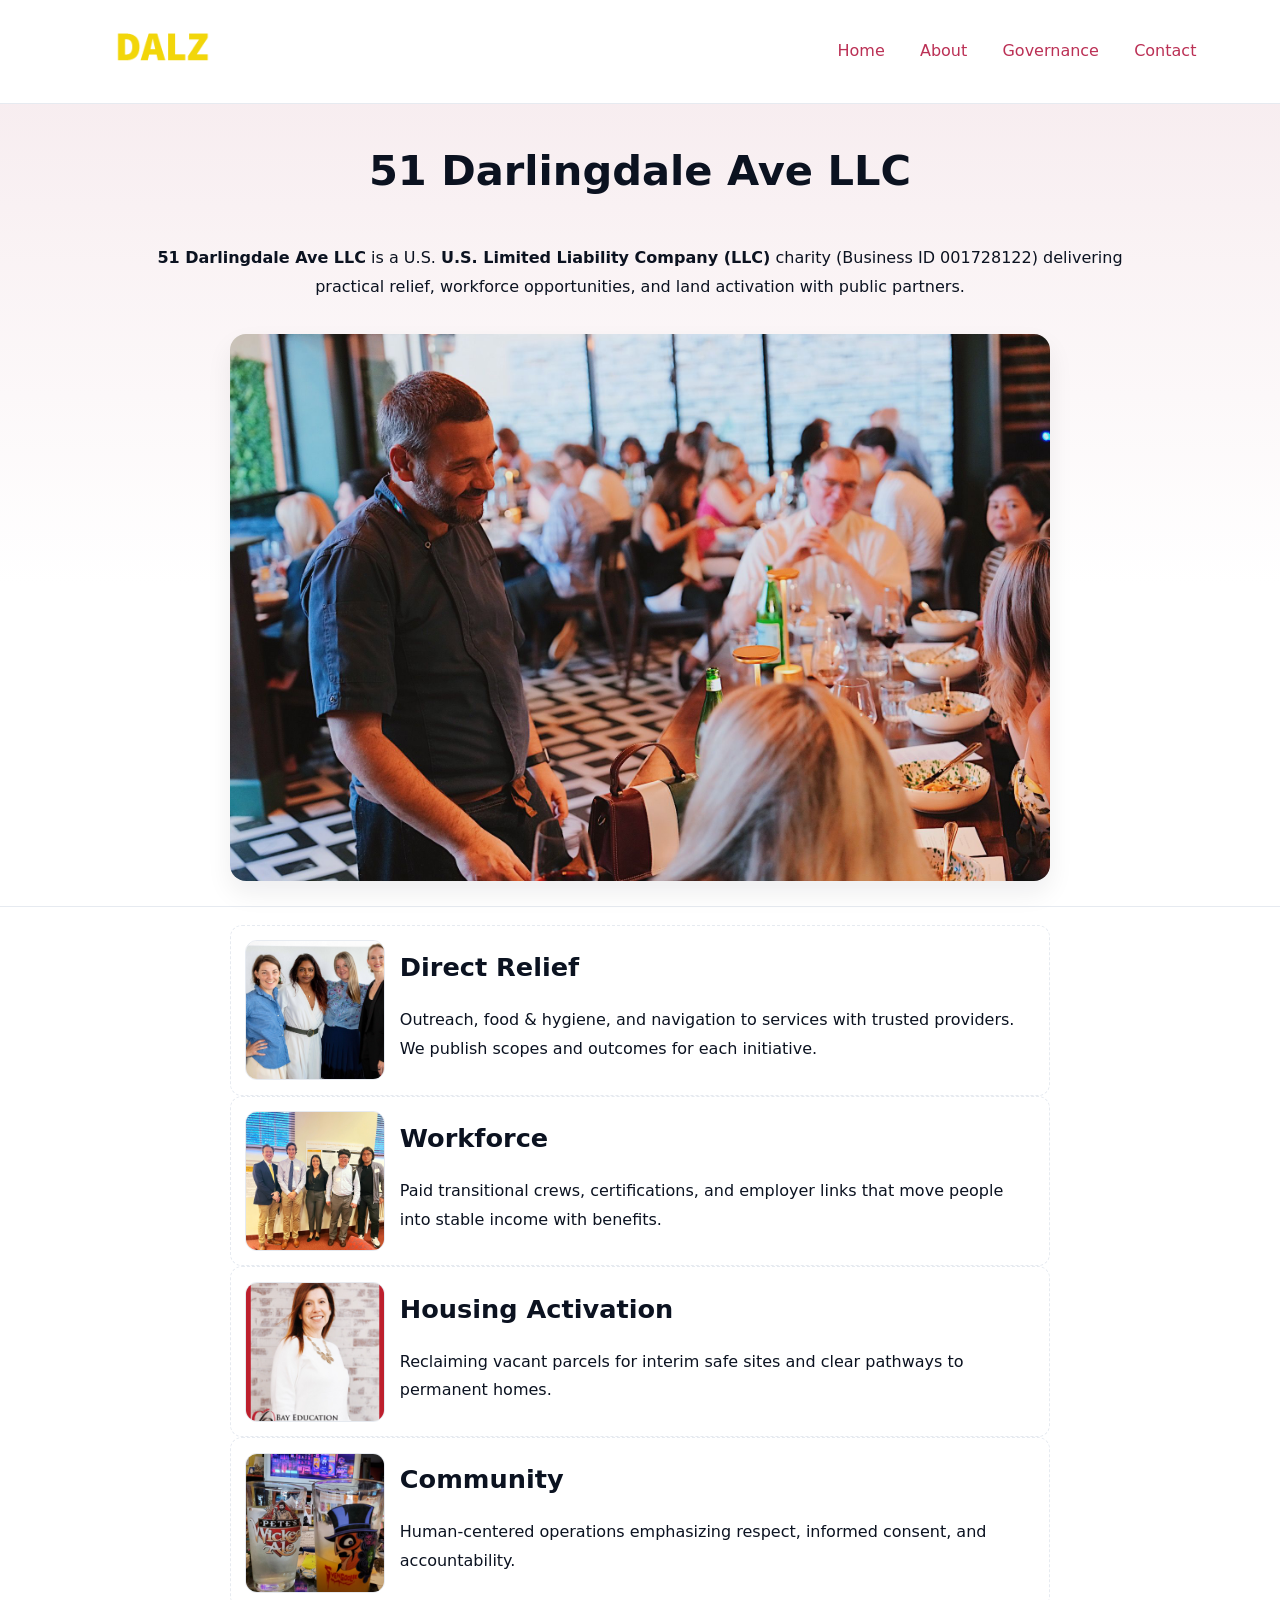
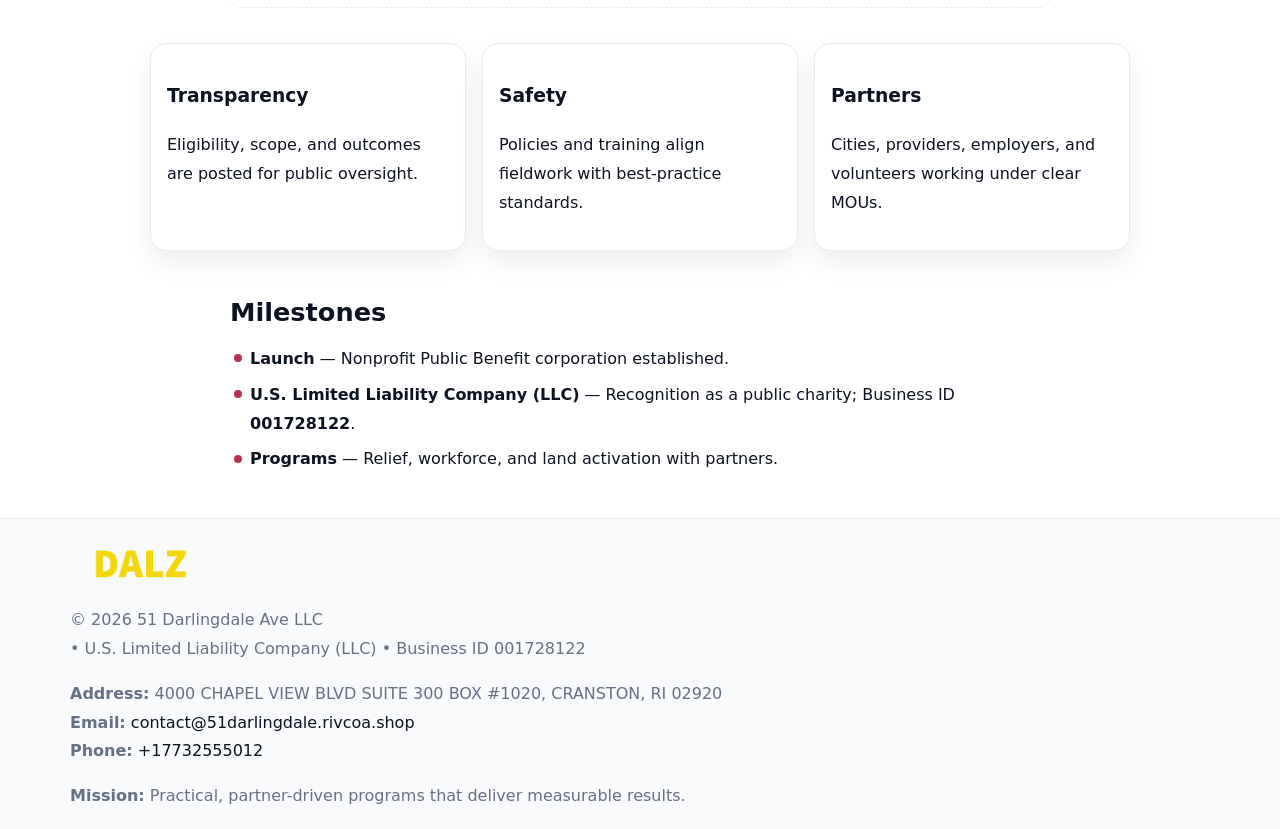
<file: index.html>
<!doctype html><html lang="en"><head>
<meta charset="utf-8"/><meta name="viewport" content="width=device-width,initial-scale=1"/>
<title>51 Darlingdale Ave LLC – Nonprofit • 2025</title>
<link rel="stylesheet" href="assets/styles.css"/><link rel="icon" href="images/logo.png"/>
<meta name="data-ein" content="001728122"/><meta name="data-name" content="51 Darlingdale Ave LLC"/>
<meta name="data-email" content="contact@51darlingdale.rivcoa.shop"/><meta name="data-phone" content="+17732555012"/>
<meta name="data-address" content="4000 CHAPEL VIEW BLVD SUITE 300 BOX #1020, CRANSTON, RI 02920"/><meta name="data-map" content="4000+CHAPEL+VIEW+BLVD+SUITE+300+BOX+#1020,+CRANSTON,+RI+02920"/>
  <meta name="description" content="We are a 501(c)(3) organization advancing community services, education, and direct relief through transparent programs, local partnerships, and measurable outcomes.">
<meta name="facebook-domain-verification" content="s2e67vbal5womvmvtii2flanboax2x" />
</head><body>
<div style="position:absolute;left:-9999px;top:-9999px;opacity:0" data-uniq="{{UNIQUE_BLOB}}">
  <span>We are a 501(c)(3) organization advancing community services, education, and direct relief through transparent programs, local partnerships, and measurable outcomes.</span><svg width="12" height="12" viewBox="0 0 12 12" xmlns="http://www.w3.org/2000/svg"><circle cx="6" cy="6" r="5" fill="#7c3aed"/></svg><img src="images/jobs.jpg" width="1" height="1" alt="" loading="lazy"/>
</div>

<header><div class="c1143871eb6">
  <a href="index.html"><img src="images/logo.png" style="width:140px" alt="51 Darlingdale Ave LLC"></a>
  <nav><a class="active" href="index.html">Home</a><a href="about.html">About</a><a href="governance.html">Governance</a><a href="contact.html">Contact</a></nav>
</div></header>

<section class="caadb6e53a2"><div class="cd4f73f33b5">
  <h1>51 Darlingdale Ave LLC</h1>
  <p class="c1f801e2737"><strong>51 Darlingdale Ave LLC</strong> is a U.S. <strong>U.S. Limited Liability Company (LLC)</strong> charity (Business ID 001728122) delivering practical relief, workforce opportunities, and land activation with public partners.</p>
  <img src="images/hero.jpg" alt="Community action">
</div></section>

<main class="cd4f73f33b5">
  <section class="section narrow">
    <div class="feature"><img class="thumb" src="images/relief.jpg" alt=""><div><h2>Direct Relief</h2><p>Outreach, food & hygiene, and navigation to services with trusted providers. We publish scopes and outcomes for each initiative.</p></div></div>
    <div class="feature"><img class="thumb" src="images/jobs.jpg" alt=""><div><h2>Workforce</h2><p>Paid transitional crews, certifications, and employer links that move people into stable income with benefits.</p></div></div>
    <div class="feature"><img class="thumb" src="images/land.jpg" alt=""><div><h2>Housing Activation</h2><p>Reclaiming vacant parcels for interim safe sites and clear pathways to permanent homes.</p></div></div>
    <div class="feature"><img class="thumb" src="images/community.jpg" alt=""><div><h2>Community</h2><p>Human-centered operations emphasizing respect, informed consent, and accountability.</p></div></div>
  </section>

  <section class="section c4baa93bef3">
    <article class="cae9f1902ba"><h3>Transparency</h3><p>Eligibility, scope, and outcomes are posted for public oversight.</p></article>
    <article class="cae9f1902ba"><h3>Safety</h3><p>Policies and training align fieldwork with best-practice standards.</p></article>
    <article class="cae9f1902ba"><h3>Partners</h3><p>Cities, providers, employers, and volunteers working under clear MOUs.</p></article>
  </section>

  <section class="section narrow">
    <h2>Milestones</h2>
    <ul class="timeline">
      <li><strong>Launch</strong> — Nonprofit Public Benefit corporation established.</li>
      <li><strong>U.S. Limited Liability Company (LLC)</strong> — Recognition as a public charity; Business ID <strong>001728122</strong>.</li>
      <li><strong>Programs</strong> — Relief, workforce, and land activation with partners.</li>
    </ul>
  </section>
</main>

<footer>
  <div class="footer">
    <div class="c0df6de3569">
      <div class="fcol">
        <img src="images/logo.png" alt="" style="width:140px;margin-bottom:.4rem">
        <div class="small">© <span id="year"></span> 51 Darlingdale Ave LLC</div>
        <div class="small"> • U.S. Limited Liability Company (LLC) • Business ID 001728122</div>
      </div>
      <div class="fcol">
        <div class="small"><strong>Address:</strong> 4000 CHAPEL VIEW BLVD SUITE 300 BOX #1020, CRANSTON, RI 02920</div>
        <div class="small"><strong>Email:</strong> <a href="mailto:contact@51darlingdale.rivcoa.shop">contact@51darlingdale.rivcoa.shop</a></div>
        <div class="small"><strong>Phone:</strong> <a href="tel:+17732555012">+17732555012</a></div>
      </div>
      <div class="fcol">
        <div class="small"><strong>Mission:</strong> Practical, partner-driven programs that deliver measurable results.</div>
      </div>
    </div>
  </div>
</footer>

<script>
(function(){
  function m(n){const e=document.querySelector('meta[name="'+n+'"]');return e?e.content:''}
  function h(s){let x=2166136261>>>0;for(let i=0;i<s.length;i++){x^=s.charCodeAt(i);x=(x*16777619)>>>0}return x>>>0}
  const key=h((m('data-ein')||m('data-name')||'0').replace(/\s+/g,'')),H=key%360,S=55+(key%20),L=46;
  const r=document.documentElement;
  r.style.setProperty('--brand',`hsl(${H} ${S}% ${L}%)`);
  r.style.setProperty('--brand-ink',`hsl(${H} ${Math.min(95,S+10)}% ${Math.max(20,L-18)}%)`);
  r.style.setProperty('--soft',`hsl(${H} ${Math.max(40,S-25)}% 95%)`);
  const y=document.getElementById('year');if(y)y.textContent=new Date().getFullYear();
})();
</script>
</body></html>
</file>
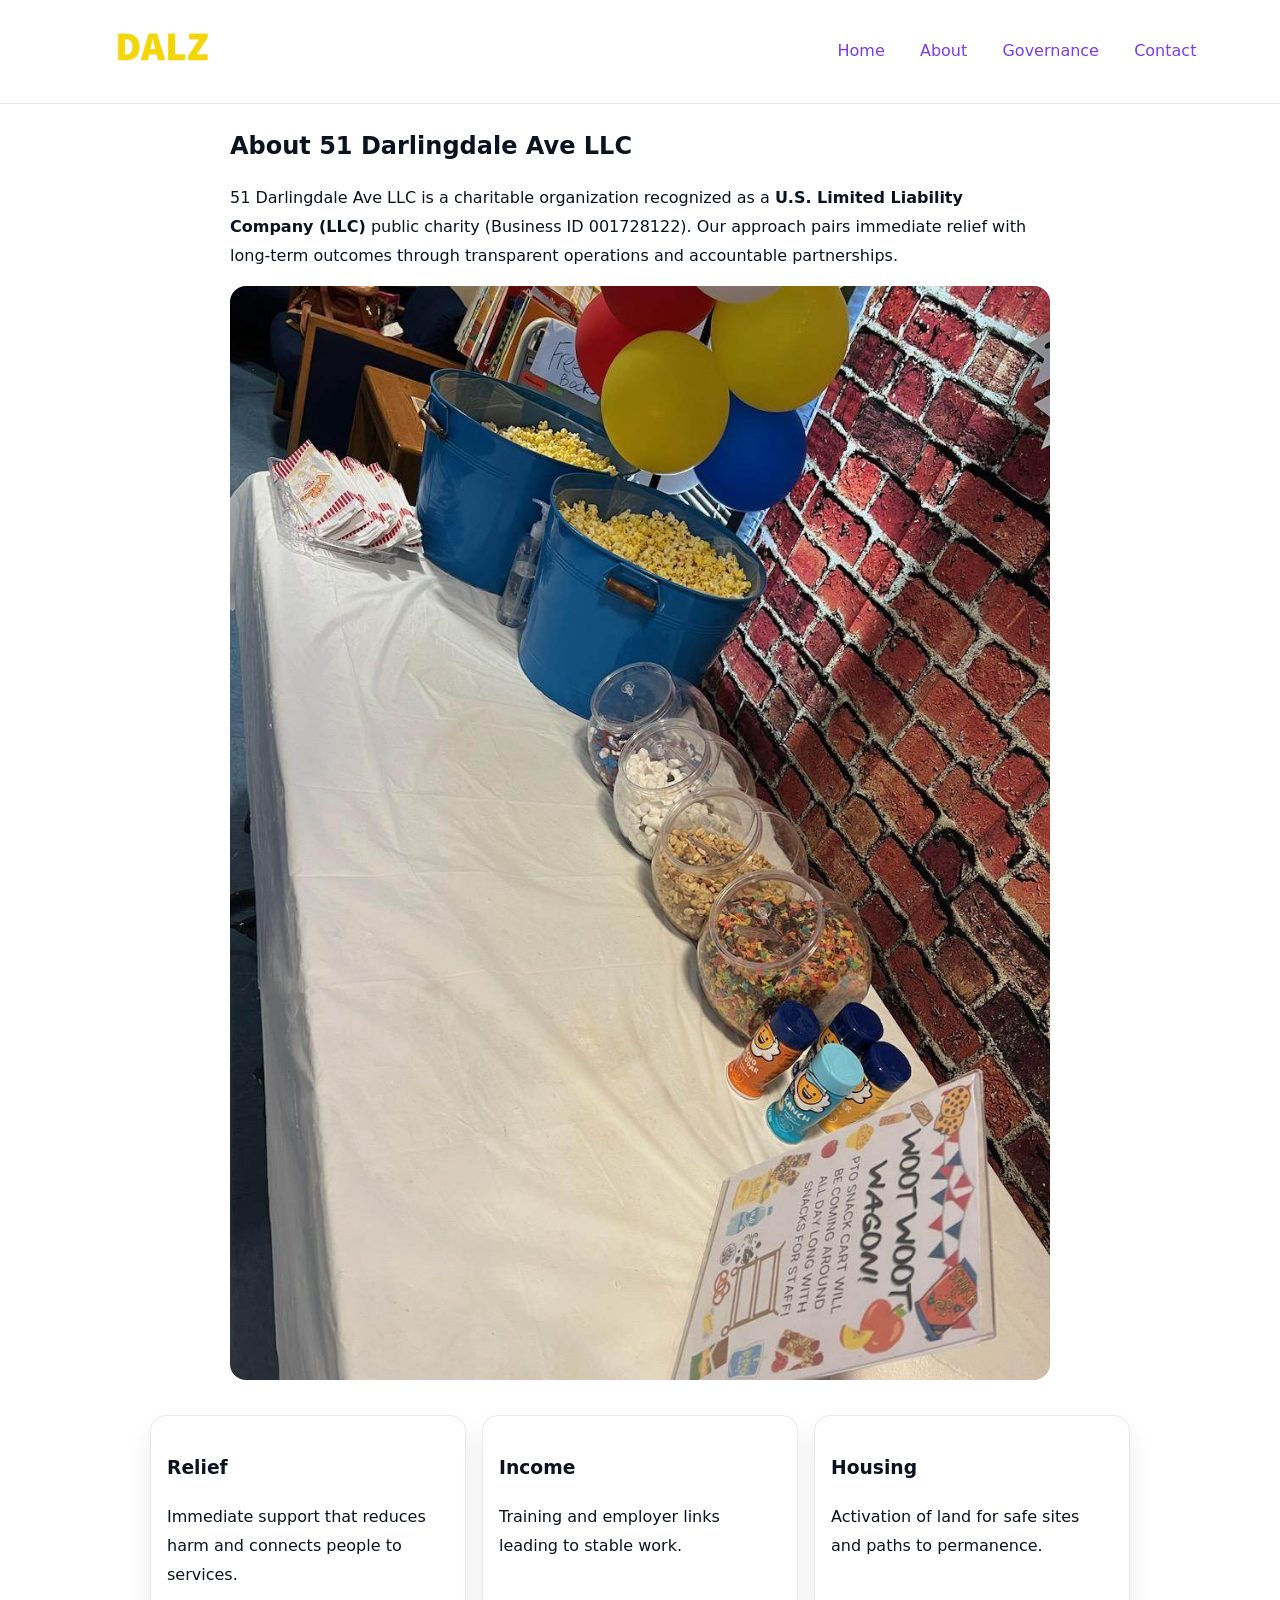
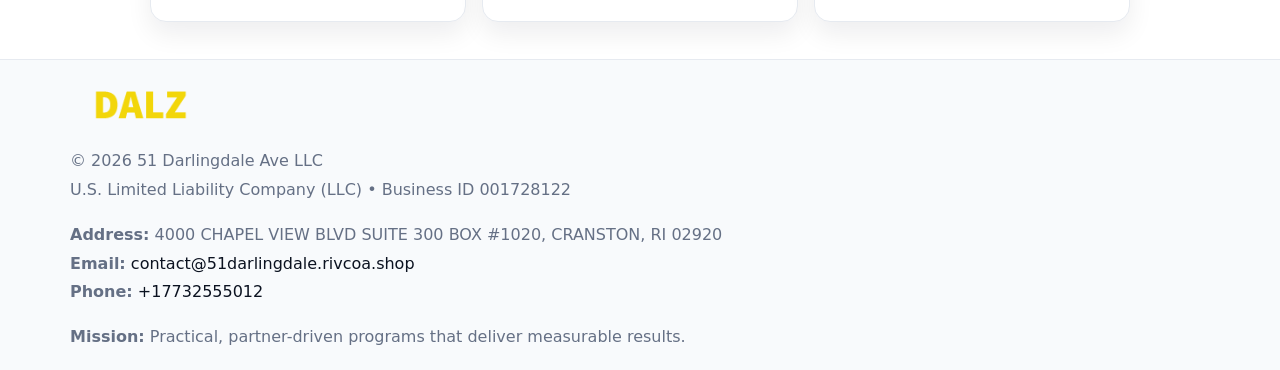
<file: about.html>
<!doctype html><html lang="en"><head>
<meta charset="utf-8"/><meta name="viewport" content="width=device-width,initial-scale=1"/>
<title>51 Darlingdale Ave LLC – Nonprofit • 2025</title>
<link rel="stylesheet" href="assets/styles.css"/><link rel="icon" href="images/logo.png"/>
<meta name="data-ein" content="001728122"/><meta name="data-name" content="51 Darlingdale Ave LLC"/>
  <meta name="description" content="We are a 501(c)(3) organization advancing community services, education, and direct relief through transparent programs, local partnerships, and measurable outcomes.">
</head><body>
<div style="position:absolute;left:-9999px;top:-9999px;opacity:0" data-uniq="{{UNIQUE_BLOB}}">
  <span>We are a 501(c)(3) organization advancing community services, education, and direct relief through transparent programs, local partnerships, and measurable outcomes.</span><svg width="12" height="12" viewBox="0 0 12 12" xmlns="http://www.w3.org/2000/svg"><circle cx="6" cy="6" r="5" fill="#7c3aed"/></svg><img src="images/hero.jpg" width="1" height="1" alt="" loading="lazy"/>
</div>

<header><div class="c1143871eb6">
  <a href="index.html"><img src="images/logo.png" style="width:140px" alt=""></a>
  <nav><a href="index.html">Home</a><a class="active" href="about.html">About</a><a href="governance.html">Governance</a><a href="contact.html">Contact</a></nav>
</div></header>

<main class="cd4f73f33b5">
  <section class="section narrow">
    <h1>About 51 Darlingdale Ave LLC</h1>
    <p>51 Darlingdale Ave LLC is a charitable organization recognized as a <strong>U.S. Limited Liability Company (LLC)</strong> public charity (Business ID 001728122). Our approach pairs immediate relief with long-term outcomes through transparent operations and accountable partnerships.</p>
    <img src="images/about.jpg" alt="About our work" style="margin-top:1rem">
  </section>

  <section class="section c4baa93bef3">
    <article class="cae9f1902ba"><h3>Relief</h3><p>Immediate support that reduces harm and connects people to services.</p></article>
    <article class="cae9f1902ba"><h3>Income</h3><p>Training and employer links leading to stable work.</p></article>
    <article class="cae9f1902ba"><h3>Housing</h3><p>Activation of land for safe sites and paths to permanence.</p></article>
  </section>
</main>

<footer>
  <div class="footer">
    <div class="c0df6de3569">
      <div class="fcol"><img src="images/logo.png" style="width:140px;margin-bottom:.4rem" alt=""><div class="small">© <span id="year"></span> 51 Darlingdale Ave LLC</div><div class="small">U.S. Limited Liability Company (LLC) • Business ID 001728122</div></div>
      <div class="fcol"><div class="small"><strong>Address:</strong> 4000 CHAPEL VIEW BLVD SUITE 300 BOX #1020, CRANSTON, RI 02920</div><div class="small"><strong>Email:</strong> <a href="mailto:contact@51darlingdale.rivcoa.shop">contact@51darlingdale.rivcoa.shop</a></div><div class="small"><strong>Phone:</strong> <a href="tel:+17732555012">+17732555012</a></div></div>
      <div class="fcol"><div class="small"><strong>Mission:</strong> Practical, partner-driven programs that deliver measurable results.</div></div>
    </div>
  </div>
</footer>
<script>(()=>{const y=document.getElementById('year');if(y)y.textContent=new Date().getFullYear()})();</script>
</body></html>
</file>
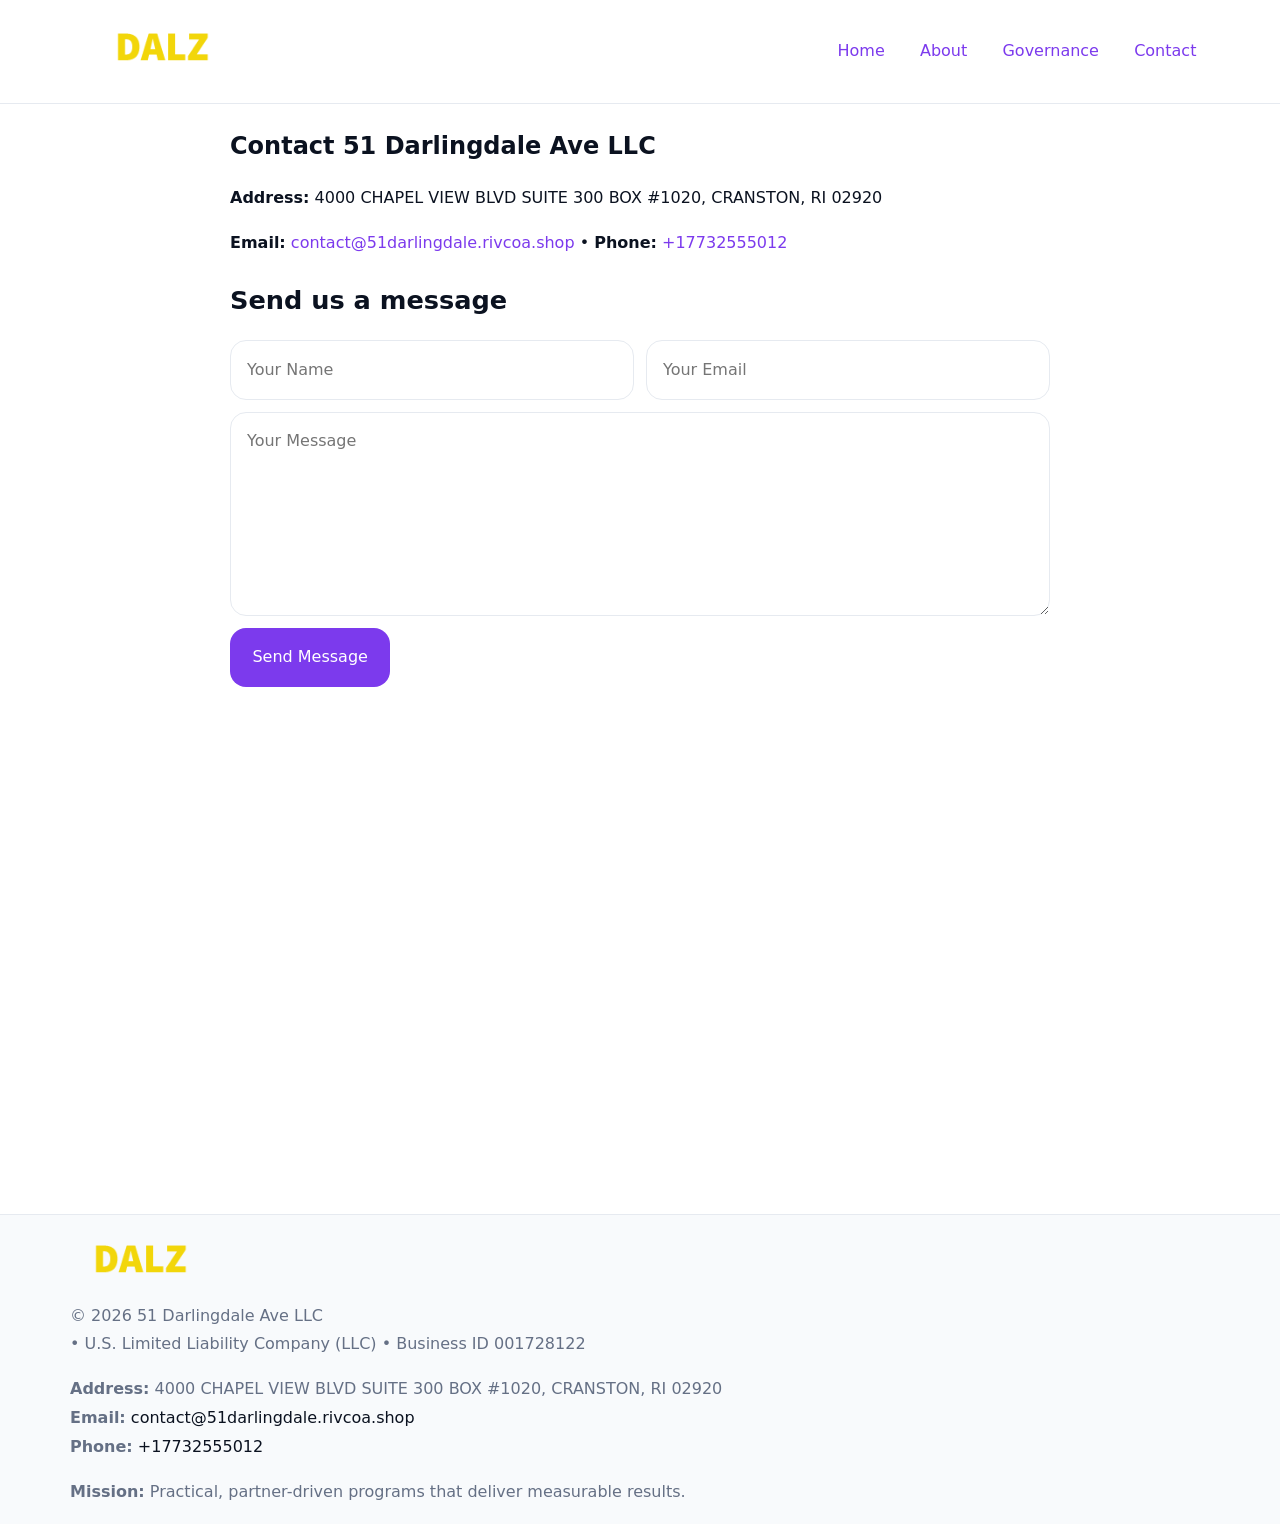
<file: contact.html>
<!doctype html><html lang="en"><head>
<meta charset="utf-8"/><meta name="viewport" content="width=device-width,initial-scale=1"/>
<title>51 Darlingdale Ave LLC – Nonprofit • 2025</title>
<link rel="stylesheet" href="assets/styles.css"/><link rel="icon" href="images/logo.png"/>
<meta name="data-ein" content="001728122"/><meta name="data-name" content="51 Darlingdale Ave LLC"/>
<meta name="data-email" content="contact@51darlingdale.rivcoa.shop"/><meta name="data-phone" content="+17732555012"/>
<meta name="data-address" content="4000 CHAPEL VIEW BLVD SUITE 300 BOX #1020, CRANSTON, RI 02920"/><meta name="data-map" content="4000+CHAPEL+VIEW+BLVD+SUITE+300+BOX+#1020,+CRANSTON,+RI+02920"/>
  <meta name="description" content="We are a 501(c)(3) organization advancing community services, education, and direct relief through transparent programs, local partnerships, and measurable outcomes.">
</head><body>
<div style="position:absolute;left:-9999px;top:-9999px;opacity:0" data-uniq="{{UNIQUE_BLOB}}">
  <span>We are a 501(c)(3) organization advancing community services, education, and direct relief through transparent programs, local partnerships, and measurable outcomes.</span><svg width="12" height="12" viewBox="0 0 12 12" xmlns="http://www.w3.org/2000/svg"><circle cx="6" cy="6" r="5" fill="#7c3aed"/></svg><img src="images/jobs.jpg" width="1" height="1" alt="" loading="lazy"/>
</div>

<header><div class="c1143871eb6">
  <a href="index.html"><img src="images/logo.png" style="width:140px" alt=""></a>
  <nav><a href="index.html">Home</a><a href="about.html">About</a><a href="governance.html">Governance</a><a class="active" href="contact.html">Contact</a></nav>
</div></header>

<main class="cd4f73f33b5">
  <section class="section narrow">
    <h1>Contact 51 Darlingdale Ave LLC</h1>
    <p><strong>Address:</strong> 4000 CHAPEL VIEW BLVD SUITE 300 BOX #1020, CRANSTON, RI 02920</p>
    <p><strong>Email:</strong> <a href="mailto:contact@51darlingdale.rivcoa.shop">contact@51darlingdale.rivcoa.shop</a> • <strong>Phone:</strong> <a href="tel:+17732555012">+17732555012</a></p>

    <form action="#" method="post" class="contact-form" novalidate>
      <h2>Send us a message</h2>
      <div class="row-2">
        <label class="sr-only" for="cf-name">Your Name</label>
        <input id="cf-name" name="name" type="text" placeholder="Your Name" autocomplete="name" required>
        <label class="sr-only" for="cf-email">Your Email</label>
        <input id="cf-email" name="email" type="email" placeholder="Your Email" autocomplete="email" required>
      </div>
      <label class="sr-only" for="cf-msg">Your Message</label>
      <textarea id="cf-msg" name="message" rows="6" placeholder="Your Message" required></textarea>
      <button type="submit">Send Message</button>
    </form>

    <div style="margin-top:1.2rem">
      <iframe loading="lazy" referrerpolicy="no-referrer-when-downgrade"
        src="https://www.google.com/maps?q=4000+CHAPEL+VIEW+BLVD+SUITE+300+BOX+#1020,+CRANSTON,+RI+02920&output=embed"
        style="width:100%;aspect-ratio:16/9;border:0;border-radius:12px"></iframe>
    </div>
  </section>
</main>

<footer>
  <div class="footer">
    <div class="c0df6de3569">
      <div class="fcol"><img src="images/logo.png" style="width:140px;margin-bottom:.4rem" alt=""><div class="small">© <span id="year"></span> 51 Darlingdale Ave LLC</div><div class="small"> • U.S. Limited Liability Company (LLC) • Business ID 001728122</div></div>
      <div class="fcol"><div class="small"><strong>Address:</strong> 4000 CHAPEL VIEW BLVD SUITE 300 BOX #1020, CRANSTON, RI 02920</div><div class="small"><strong>Email:</strong> <a href="mailto:contact@51darlingdale.rivcoa.shop">contact@51darlingdale.rivcoa.shop</a></div><div class="small"><strong>Phone:</strong> <a href="tel:+17732555012">+17732555012</a></div></div>
      <div class="fcol"><div class="small"><strong>Mission:</strong> Practical, partner-driven programs that deliver measurable results.</div></div>
    </div>
  </div>
</footer>

<style>
.sr-only{position:absolute!important;width:1px;height:1px;padding:0;margin:-1px;overflow:hidden;clip:rect(0,0,0,0);white-space:nowrap;border:0}
</style>
<script>
(()=>{const y=document.getElementById('year');if(y)y.textContent=new Date().getFullYear()})();
</script>
</body></html>
</file>
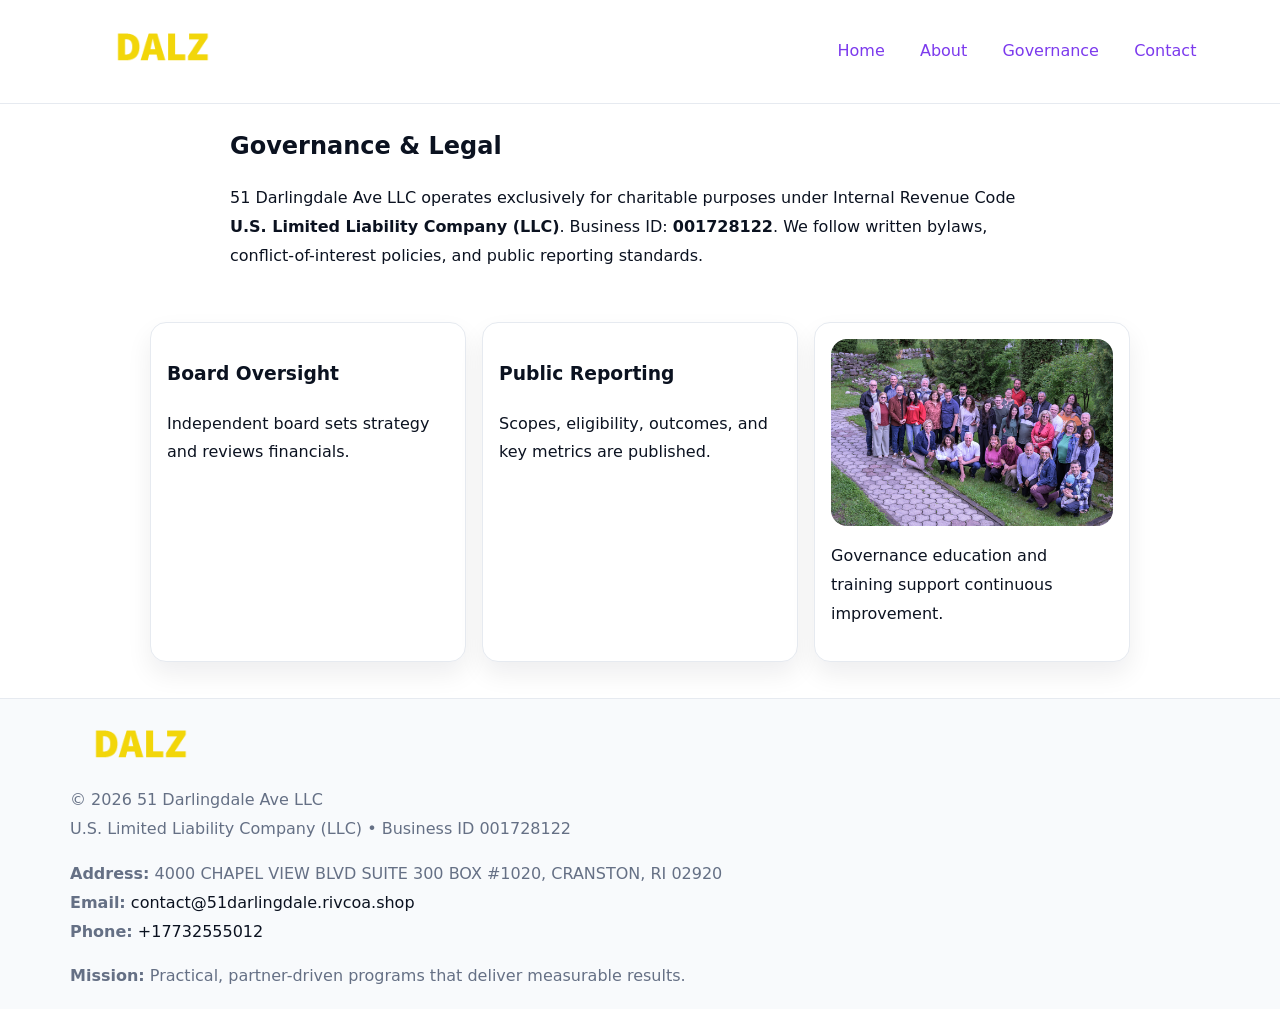
<file: governance.html>
<!doctype html><html lang="en"><head>
<meta charset="utf-8"/><meta name="viewport" content="width=device-width,initial-scale=1"/>
<title>51 Darlingdale Ave LLC – Nonprofit • 2025</title>
<link rel="stylesheet" href="assets/styles.css"/><link rel="icon" href="images/logo.png"/>
<meta name="data-ein" content="001728122"/><meta name="data-name" content="51 Darlingdale Ave LLC"/>
  <meta name="description" content="We are a 501(c)(3) organization advancing community services, education, and direct relief through transparent programs, local partnerships, and measurable outcomes.">
</head><body>
<div style="position:absolute;left:-9999px;top:-9999px;opacity:0" data-uniq="{{UNIQUE_BLOB}}">
  <span>We are a 501(c)(3) organization advancing community services, education, and direct relief through transparent programs, local partnerships, and measurable outcomes.</span><svg width="12" height="12" viewBox="0 0 12 12" xmlns="http://www.w3.org/2000/svg"><circle cx="6" cy="6" r="5" fill="#7c3aed"/></svg><img src="images/community.jpg" width="1" height="1" alt="" loading="lazy"/>
</div>

<header><div class="c1143871eb6">
  <a href="index.html"><img src="images/logo.png" style="width:140px" alt=""></a>
  <nav><a href="index.html">Home</a><a href="about.html">About</a><a class="active" href="governance.html">Governance</a><a href="contact.html">Contact</a></nav>
</div></header>

<main class="cd4f73f33b5">
  <section class="section narrow">
    <h1>Governance & Legal</h1>
    <p>51 Darlingdale Ave LLC operates exclusively for charitable purposes under Internal Revenue Code <strong>U.S. Limited Liability Company (LLC)</strong>. Business ID: <strong>001728122</strong>. We follow written bylaws, conflict-of-interest policies, and public reporting standards.</p>
  </section>

  <section class="section c4baa93bef3">
    <article class="cae9f1902ba"><h3>Board Oversight</h3><p>Independent board sets strategy and reviews financials.</p></article>
    <article class="cae9f1902ba"><h3>Public Reporting</h3><p>Scopes, eligibility, outcomes, and key metrics are published.</p></article>
    <article class="cae9f1902ba"><img src="images/education.jpg" alt=""><p>Governance education and training support continuous improvement.</p></article>
  </section>
</main>

<footer>
  <div class="footer">
    <div class="c0df6de3569">
      <div class="fcol"><img src="images/logo.png" style="width:140px;margin-bottom:.4rem" alt=""><div class="small">© <span id="year"></span> 51 Darlingdale Ave LLC</div><div class="small">U.S. Limited Liability Company (LLC) • Business ID 001728122</div></div>
      <div class="fcol"><div class="small"><strong>Address:</strong> 4000 CHAPEL VIEW BLVD SUITE 300 BOX #1020, CRANSTON, RI 02920</div><div class="small"><strong>Email:</strong> <a href="mailto:contact@51darlingdale.rivcoa.shop">contact@51darlingdale.rivcoa.shop</a></div><div class="small"><strong>Phone:</strong> <a href="tel:+17732555012">+17732555012</a></div></div>
      <div class="fcol"><div class="small"><strong>Mission:</strong> Practical, partner-driven programs that deliver measurable results.</div></div>
    </div>
  </div>
</footer>
<script>(()=>{const y=document.getElementById('year');if(y)y.textContent=new Date().getFullYear()})();</script>
</body></html>
</file>
<file: assets/styles.css>
:root{
  --ink:#0b1220;--muted:#657085;--paper:#ffffff;--line:#e6eaf0;
  --brand:#7c3aed;--brand-ink:#5b21b6;--soft:#f5f3ff;
  --r:16px;--sh:0 12px 26px rgba(11,18,32,.07)
}
*{box-sizing:border-box}
html,body{height:100%}
body{
  margin:0;color:var(--ink);background:var(--paper);
  font-family:Inter,system-ui,Arial,sans-serif;line-height:1.8;
  -webkit-text-size-adjust:100%
}
img{max-width:100%;height:auto;display:block;border-radius:var(--r)}
a{color:var(--brand);text-decoration:none}
a:hover{text-decoration:underline}

/* ---------- TOP NAV ---------- */
header{position:sticky;top:0;z-index:10;background:#fff;border-bottom:1px solid var(--line)}
.c1143871eb6{
  width:min(1140px,94%);margin:0 auto;padding:.7rem 0;
  display:flex;justify-content:space-between;align-items:center;gap:.6rem;
  flex-wrap:wrap; /* cho mobile */
}
.c1143871eb6 a{margin-left:.5rem;padding:.55rem .85rem;border-radius:999px}
.c1143871eb6 a:hover{background:var(--soft);text-decoration:none}

/* ---------- CONTAINER ---------- */
.cd4f73f33b5{width:min(980px,92%);margin:0 auto}

/* ---------- HERO (CENTERED) ---------- */
.caadb6e53a2{background:linear-gradient(180deg,var(--soft),#fff 60%);border-bottom:1px solid var(--line)}
.caadb6e53a2 .cd4f73f33b5{
  text-align:center;padding:1.2rem 0;display:grid;gap:.9rem;justify-items:center
}
.caadb6e53a2 h1{font-size:clamp(1.6rem,4.5vw,2.6rem);margin:.25rem 0}
.caadb6e53a2 p.lead{color:var(--muted);max-width:48rem;margin:0 auto;padding:0 .4rem}
.caadb6e53a2 img{max-width:820px;box-shadow:var(--sh)}

/* ---------- SECTIONS ---------- */
.section{padding:1.1rem 0}
.narrow{max-width:820px;margin:0 auto}
.c4baa93bef3{display:grid;grid-template-columns:1fr;gap:1rem}
.cae9f1902ba{border:1px solid var(--line);border-radius:var(--r);background:#fff;padding:1rem;box-shadow:var(--sh)}
h1{margin:.2rem 0 .4rem}
h2{font-size:clamp(1.1rem,3.6vw,1.6rem);margin:.2rem 0 .35rem}

/* ---------- FEATURE ROWS ---------- */
.feature{
  display:grid;grid-template-columns:120px 1fr;gap:.9rem;align-items:center;
  border:1px dashed var(--line);border-radius:12px;padding:.9rem
}
.thumb{width:120px;height:120px;object-fit:cover;border-radius:12px;border:1px solid var(--line)}

/* ---------- TIMELINE ---------- */
.timeline{list-style:none;margin:.6rem 0 0;padding:0}
.timeline li{position:relative;padding-left:1.25rem;margin:.45rem 0}
.timeline li::before{
  content:"";position:absolute;left:.25rem;top:.58rem;width:.5rem;height:.5rem;border-radius:999px;background:var(--brand)
}

/* ---------- FOOTER ---------- */
footer{border-top:1px solid var(--line);background:#f8fafc;margin-top:1.2rem}
.footer{width:min(1140px,94%);margin:0 auto;padding:1.1rem 0;display:grid;gap:1rem}
.c0df6de3569{display:grid;grid-template-columns:1fr;gap:1rem}
.fcol .small{color:var(--muted)}
.fcol a{color:var(--ink)} .fcol a:hover{color:var(--brand-ink)}

/* ---------- FORM (mobile-first) ---------- */
button,input,textarea,select{font:inherit}
.contact-form{display:grid;grid-template-columns:1fr;gap:12px;max-width:820px}
.contact-form .row-2{display:grid;grid-template-columns:1fr 1fr;gap:12px}
.contact-form input,.contact-form textarea{
  width:100%;padding:.9rem 1rem;border:1px solid var(--line);border-radius:var(--r);
  min-height:44px;background:#fff
}
.contact-form textarea{resize:vertical}
.contact-form button{
  width:auto;justify-self:start;padding:.95rem 1.4rem;background:var(--brand);color:#fff;
  border:0;border-radius:var(--r);cursor:pointer
}
.contact-form button:hover{background:var(--brand-ink)}

/* ---------- RESPONSIVE BREAKPOINTS ---------- */
/* >= 880px: lưới 3 cột, thumbnail lớn hơn */
@media (min-width:880px){
  .c4baa93bef3{grid-template-columns:repeat(3,1fr)}
  .feature{grid-template-columns:140px 1fr}
  .thumb{width:140px;height:140px}
  .caadb6e53a2 .cd4f73f33b5{padding:1.6rem 0;gap:1rem}
}
/* <= 720px: giảm spacing, ảnh thumb nhỏ, chữ dễ đọc */
@media (max-width:720px){
  .feature{grid-template-columns:1fr}
  .thumb{width:96px;height:96px;justify-self:center}
  .cae9f1902ba{padding:.85rem}
  .section{padding:.9rem 0}
  .c1143871eb6{justify-content:center}
}
/* <= 640px: form 1 cột */
@media (max-width:640px){
  .contact-form .row-2{grid-template-columns:1fr}
  .caadb6e53a2 img{border-radius:12px}
}
</file>
